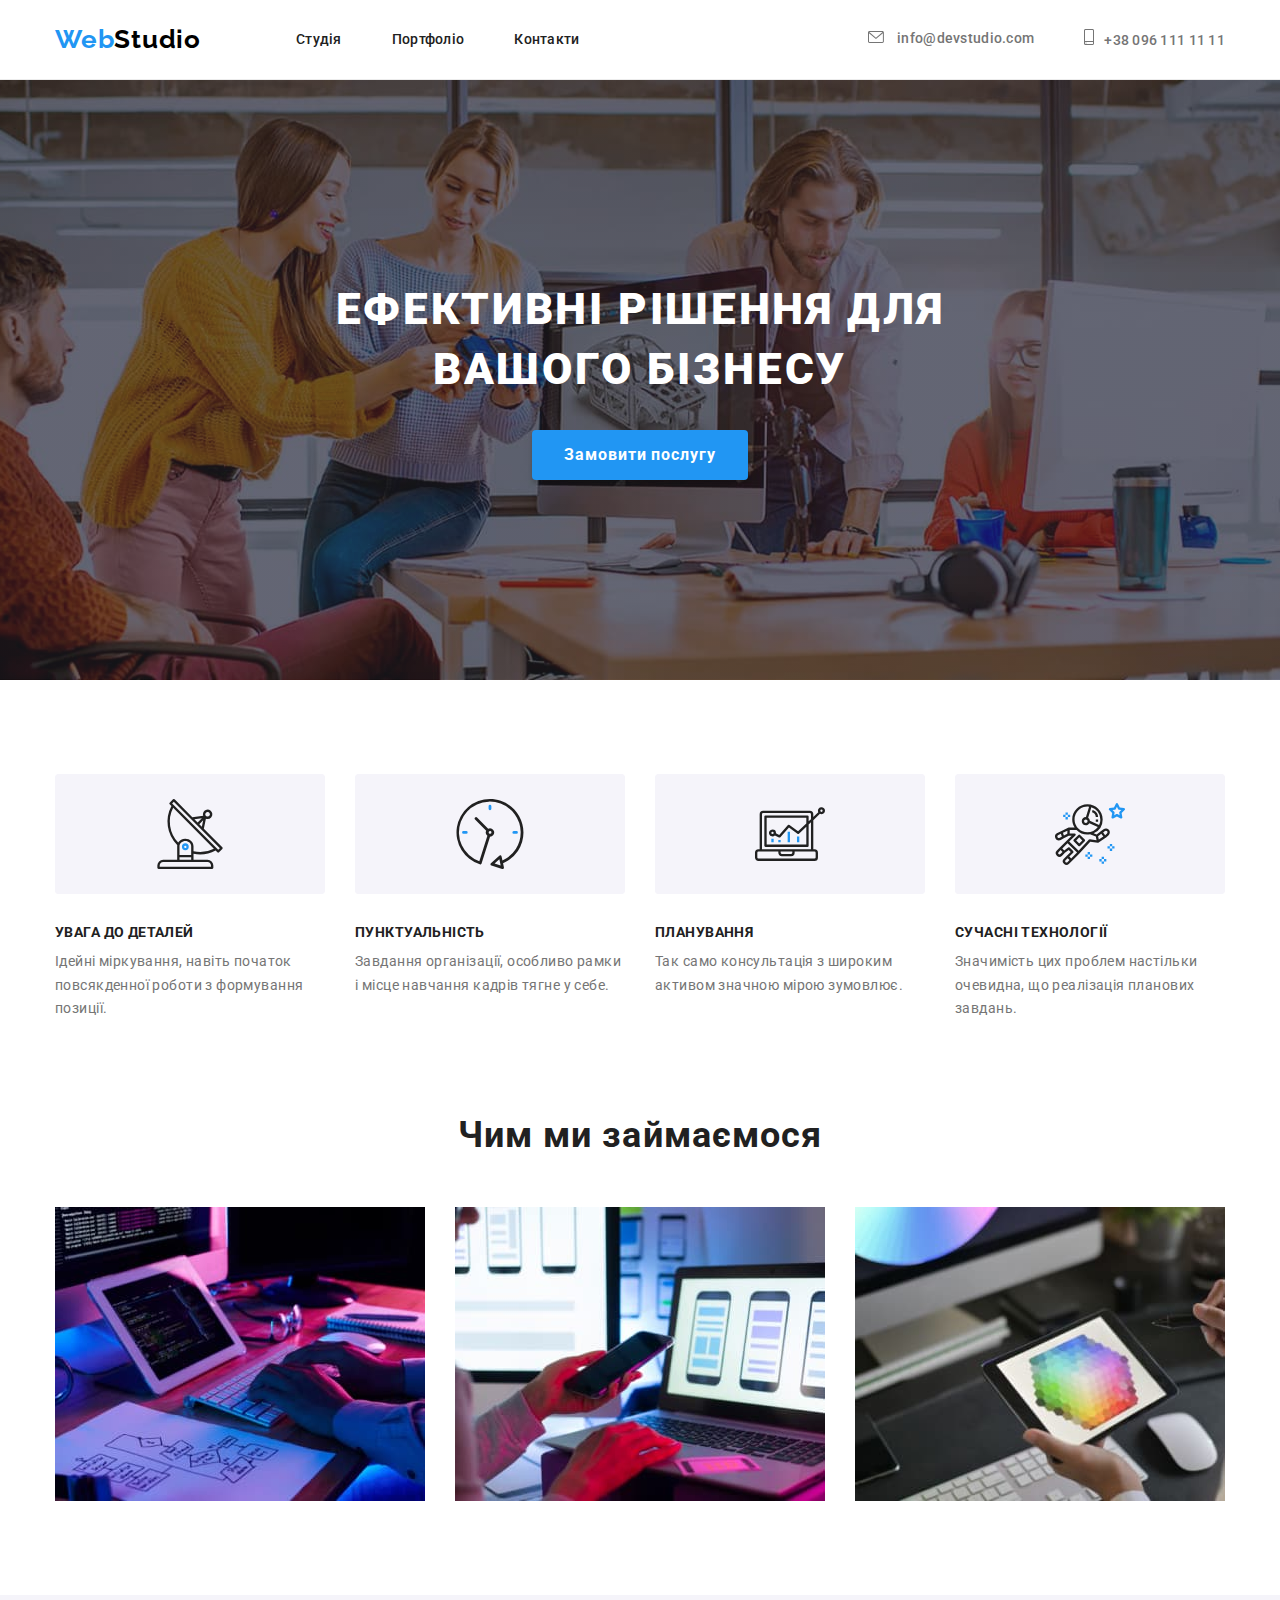
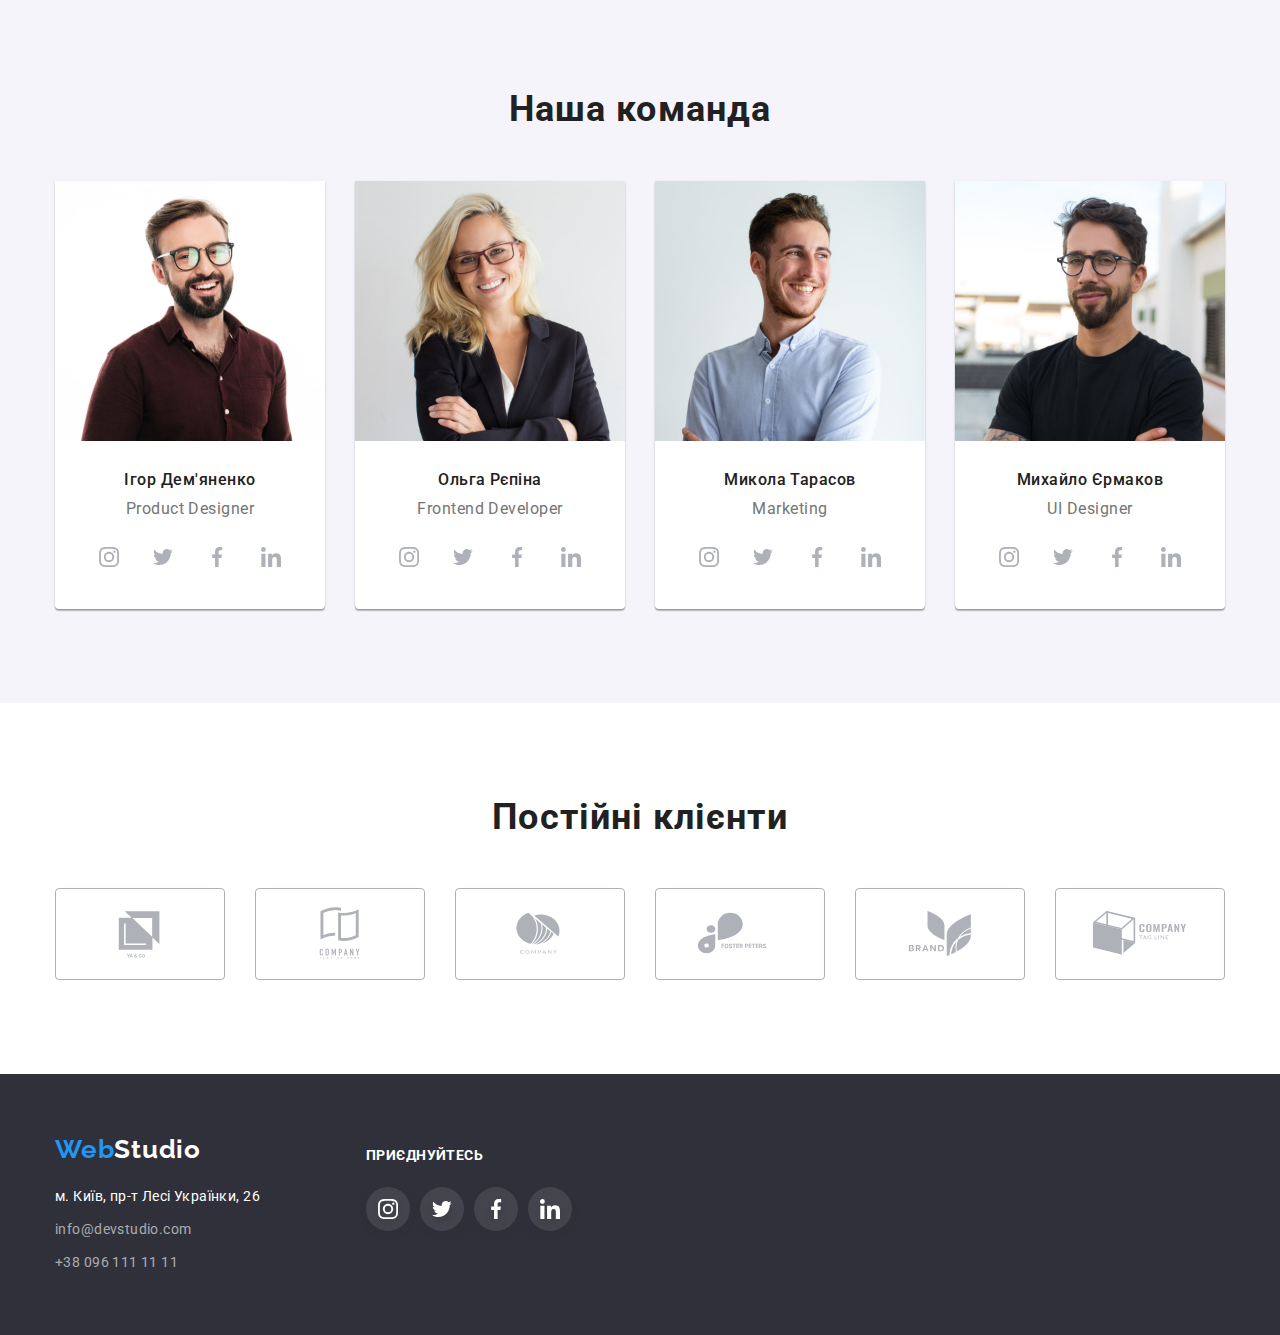
<file: index.html>
<!DOCTYPE html>
<html lang="uk">

<head>
    <meta charset="UTF-8">
    <meta http-equiv="X-UA-Compatible" content="IE=edge">
    <meta name="viewport" content="width=device-width, initial-scale=1.0">
    <link href="link" rel="preconnect">
<link rel="preconnect" href="https://fonts.gstatic.com" crossorigin>
<link href="https://fonts.googleapis.com/css2?family=Raleway:wght@700&family=Roboto:wght@400;500;700;900&display=swap" rel="stylesheet">
    <title>Document</title>
    <link rel="stylesheet" href="./css/normalize.css">
    <link rel="stylesheet" href="./css/styles.css">
   
</head>

<body>
    
   
        <header class="header">
            <div class="container main-header">
            <a href="./index.html" class="logo link" lang="en">Web<span class="header-logo">Studio</span> </a>
            <ul class="site-nav-list">
                <li class="item"><a href="./index.html" class="header-link current">Студія</a></li>
                <li class="item"><a href="./portfolio.html" class="header-link">Портфоліо</a></li>
                <li class="item"><a href="" class="header-link">Контакти</a></li>
            </ul>
            <ul class="list-contact">
                <li class="item"><a href="info@devstudio.com" class="header-contact"> <svg class="mail-icon" width="16" height="12">
                    <use href="./image/icons.svg#icon-envelope"></use>
                </svg> info@devstudio.com</a></li>
                <li class="item"><a href="tel:+380961111111" class="header-contact"> <svg class="mail-icon" width="10" height="16">
                    <use href="./image/icons.svg#icon-smartphone"></use>
                </svg>+38 096 111 11 11</a></li>
            </ul>
            </div>
        </header>
    
    <main class="main">
        <section class="section-background">
            <div class="container">
            <h1 class="title">Ефективні рішення для вашого бізнесу</h1>
            <button type="button" class="service-button">Замовити послугу</button>
            </div>
        </section>
        <section class="section section-benefits">
            <div class="container">
            <h2 class="benefits">Переваги</h2>
            <ul class="list list-benefits">
                <li class="item-ben">
                    <div class="icon-ben-item"><svg class="ben-icon" width="270" height="120">
                        <use href="./image/icons.svg#icon-Group-1"></use>
                    </svg></div>
                   
                    <h3 class="title-list">УВАГА ДО ДЕТАЛЕЙ</h3>
                    <p class="text-list">Ідейні міркування, навіть початок повсякденної роботи з формування позиції.</p>
                </li>
                <li class="item-ben">
                    <div class="icon-ben-item">
                    <svg class="ben-icon" width="270" height="120">
                        <use href="./image/icons.svg#icon-Group-2"></use>
                    </svg></div>
                    <h3 class="title-list">ПУНКТУАЛЬНІСТЬ</h3>
                    <p class="text-list">Завдання організації, особливо рамки і місце навчання кадрів тягне у себе.</p>
                </li>
                <li class="item-ben">
                    <div class="icon-ben-item">
                    <svg class="ben-icon" width="270" height="120">
                        <use href="./image/icons.svg#icon-Group-3"></use>
                    </svg></div>
                    <h3 class="title-list">ПЛАНУВАННЯ</h3>
                    <p class="text-list">Так само консультація з широким активом значною мірою зумовлює.</p>
                </li>
                <li class="item-ben">
                    <div class="icon-ben-item">
                    <svg class="ben-icon" width="270" height="120">
                        <use href="./image/icons.svg#icon-Group-4"></use>
                    </svg></div>
                    <h3 class="title-list">СУЧАСНІ ТЕХНОЛОГІЇ</h3>
                    <p class="text-list">Значимість цих проблем настільки очевидна, що реалізація планових завдань.</p>
                </li>
            </ul>
            </div>
        </section>
        <section class="section section-gallery">
            <div class="container">
            <h3 class="title-section">Чим ми займаємося</h3>
            <ul class="list list-gallery">
                <li class="item-gallery">
                    <img width="370" src="./image/box11.jpg" alt="програмне забезпечення">
                </li>
                <li class="item-gallery">
                    <img width="370" src="./image/box12.jpg" alt="технічні характеристики">
                </li>
                <li class="item-gallery">
                    <img width="370" src="./image/box13.jpg" alt="веб-дизайн">
                </li>
            </ul>
            </div>
        </section>
        <section class="section section-team">
            <div class="container">
            <h3 class="title-section">Наша команда</h3>
            <ul class="list team">
                <li class="item-team">
                    <img width="270" src="./image/igor.jpg" alt="фото">
                    <div class="subject"><h3 class="title-name">Ігор Дем'яненко</h3>
                    <p class="work_position">Product Designer</p>
                    <ul class="team-soc list">
                        <li class="team-soc-item"><a href="" class="team-soc-link link"> 
                            <svg class="team-soc-icon" width="20" height="20">
                                <use href="./image/icons.svg#icon-instagram"></use>
                            </svg>
                        </a></li>
                        <li class="team-soc-item"><a href="" class="team-soc-link link">
                        <svg class="team-soc-icon" width="20" height="20">
                            <use href="./image/icons.svg#icon-Twitter"></use>
                        </svg>
                        </a></li>
                        <li class="team-soc-item"><a href="" class="team-soc-link link">
                            <svg class="team-soc-icon" width="20" height="20">
                                <use href="./image/icons.svg#icon-facebook"></use>
                            </svg>
                        </a></li>
                        <li class="team-soc-item"><a href="" class="team-soc-link link">
                            <svg class="team-soc-icon" width="20" height="20">
                                <use href="./image/icons.svg#icon-linkedin"></use>
                            </svg>
                        </a></li>
                    </ul>
                    </div>
                   
                </li>
                <li class="item-team">
                    <img width="270" src="./image/olia.jpg" alt="фото">
                    <div class="subject"><h3 class="title-name">Ольга Рєпіна</h3>
                    <p class="work_position">Frontend Developer</p>
                <ul class="team-soc list">
                    <li class="team-soc-item"><a href="" class="team-soc-link link">
                            <svg class="team-soc-icon" width="20" height="20">
                                <use href="./image/icons.svg#icon-instagram"></use>
                            </svg>
                        </a></li>
                    <li class="team-soc-item"><a href="" class="team-soc-link link">
                            <svg class="team-soc-icon" width="20" height="20">
                                <use href="./image/icons.svg#icon-Twitter"></use>
                            </svg>
                        </a></li>
                    <li class="team-soc-item"><a href="" class="team-soc-link link">
                            <svg class="team-soc-icon" width="20" height="20">
                                <use href="./image/icons.svg#icon-facebook"></use>
                            </svg>
                        </a></li>
                    <li class="team-soc-item"><a href="" class="team-soc-link link">
                            <svg class="team-soc-icon" width="20" height="20">
                                <use href="./image/icons.svg#icon-linkedin"></use>
                            </svg>
                        </a></li>
                </ul>
                    </div>
                   
                </li>
                <li class="item-team">
                    <img width="270" src="./image/kolia.jpg" alt="фото">
                    <div class="subject"><h3 class="title-name">Микола Тарасов</h3>
                    <p class="work_position">Marketing</p>
            <ul class="team-soc list">
                <li class="team-soc-item"><a href="" class="team-soc-link link">
                        <svg class="team-soc-icon" width="20" height="20">
                            <use href="./image/icons.svg#icon-instagram"></use>
                        </svg>
                    </a></li>
                <li class="team-soc-item"><a href="" class="team-soc-link link">
                        <svg class="team-soc-icon" width="20" height="20">
                            <use href="./image/icons.svg#icon-Twitter"></use>
                        </svg>
                    </a></li>
                <li class="team-soc-item"><a href="" class="team-soc-link link">
                        <svg class="team-soc-icon" width="20" height="20">
                            <use href="./image/icons.svg#icon-facebook"></use>
                        </svg>
                    </a></li>
                <li class="team-soc-item"><a href="" class="team-soc-link link">
                        <svg class="team-soc-icon" width="20" height="20">
                            <use href="./image/icons.svg#icon-linkedin"></use>
                        </svg>
                    </a></li>
            </ul></div>
                   
                </li>
                <li class="item-team">
                    <img width="270" src="./image/misha.jpg" alt="фото">
                    <div class="subject"><h3 class="title-name">Михайло Єрмаков</h3>
                    <p class="work_position">UI Designer</p>
                <ul class="team-soc list">
                    <li class="team-soc-item"><a href="" class="team-soc-link link">
                            <svg class="team-soc-icon" width="20" height="20">
                                <use href="./image/icons.svg#icon-instagram"></use>
                            </svg>
                        </a></li>
                    <li class="team-soc-item"><a href="" class="team-soc-link link">
                            <svg class="team-soc-icon" width="20" height="20">
                                <use href="./image/icons.svg#icon-Twitter"></use>
                            </svg>
                        </a></li>
                    <li class="team-soc-item"><a href="" class="team-soc-link link">
                            <svg class="team-soc-icon" width="20" height="20">
                                <use href="./image/icons.svg#icon-facebook"></use>
                            </svg>
                        </a></li>
                    <li class="team-soc-item"><a href="" class="team-soc-link link">
                            <svg class="team-soc-icon" width="20" height="20">
                                <use href="./image/icons.svg#icon-linkedin"></use>
                            </svg>
                        </a></li>
                </ul></div>
                    
                </li>
            </ul>
            </div>
        </section>
        <section class="section section-client">
            <div class="container">
            <h3 class="title-section">Постійні клієнти</h3>
            <ul class="client-list list">
                <li class="client-item"><a href="" class="client-link link">
                    <svg class="client-icon" width="106" height="60">
                    <use href="./image/icons.svg#icon-Logo-6"></use>
                </svg></a></li>
            <li class="client-item"><a href="" class="client-link link">
                    <svg class="client-icon" width="106" height="60">
                        <use href="./image/icons.svg#icon-Logo-1"></use>
                    </svg></a></li>
                <li class="client-item"><a href="" class="client-link link">
                        <svg class="client-icon" width="106" height="60">
                            <use href="./image/icons.svg#icon-Logo-2"></use>
                        </svg></a></li>
                <li class="client-item"><a href="" class="client-link link">
                        <svg class="client-icon" width="106" height="60">
                            <use href="./image/icons.svg#icon-Logo-3"></use>
                        </svg></a></li>
                <li class="client-item"><a href="" class="client-link link">
                        <svg class="client-icon" width="106" height="60">
                            <use href="./image/icons.svg#icon-Logo-4"></use>
                        </svg></a></li>
                <li class="client-item"><a href="" class="client-link link">
                        <svg class="client-icon" width="106" height="60">
                            <use href="./image/icons.svg#icon-Logo-5"></use>
                        </svg></a></li>

            </ul>
            </div>

        </section>

    </main>
<footer class="footer">
    <div class="container footer-container">
        <div>
                <a href="/" class="logo link" lang="en">Web<span class="footer-logo">Studio</span> </a>
                
                <address class="footer-address">
                    м. Київ, пр-т Лесі Українки, 26
                </address>
                
                <address>
                    <a href="info@devstudio.com" class="footer-contact mail">info@devstudio.com</a>
                    <a href="tel:+380961111111" class="footer-contact tel">+38 096 111 11 11</a>
                </address>
                </div>
            <div class="conteiner-soc">
                <h4 class="title-footer">приєднуйтесь</h4>
                <ul class="footer-soc-list list">
                    <li class="team-soc-item"><a href="" class="footer-soc-link link">
                            <svg class="footer-soc-icon" width="20" height="20">
                                <use href="./image/icons.svg#icon-instagram"></use>
                            </svg>
                        </a></li>
                    <li class="team-soc-item"><a href="" class="footer-soc-link link">
                            <svg class="footer-soc-icon" width="20" height="20">
                                <use href="./image/icons.svg#icon-Twitter"></use>
                            </svg>
                        </a></li>
                    <li class="team-soc-item"><a href="" class="footer-soc-link link">
                            <svg class="footer-soc-icon" width="20" height="20">
                                <use href="./image/icons.svg#icon-facebook"></use>
                            </svg>
                        </a></li>
                    <li class="team-soc-item"><a href="" class="footer-soc-link link">
                            <svg class="footer-soc-icon" width="20" height="20">
                                <use href="./image/icons.svg#icon-linkedin"></use>
                            </svg>
                        </a></li>
                </ul>
            </div>
        </div>
   
    
</footer>
  
</body>


</html>
</file>
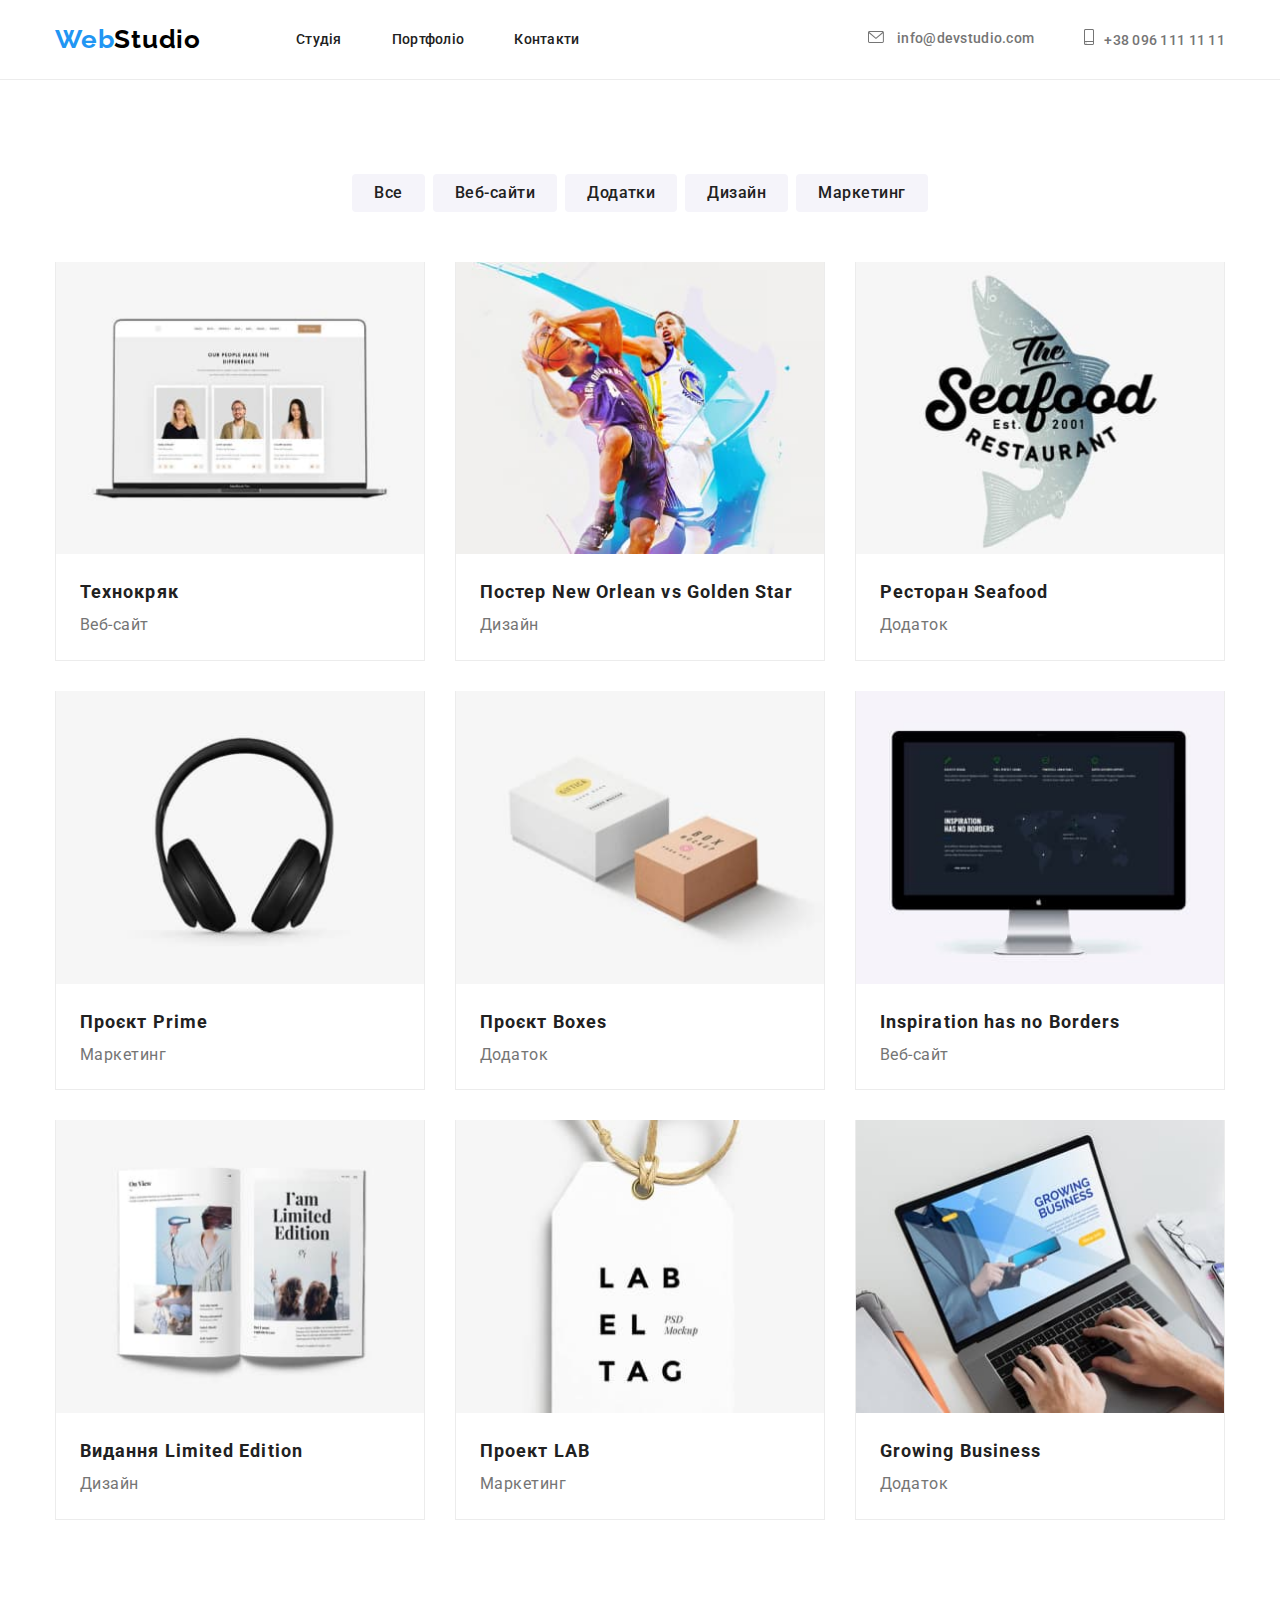
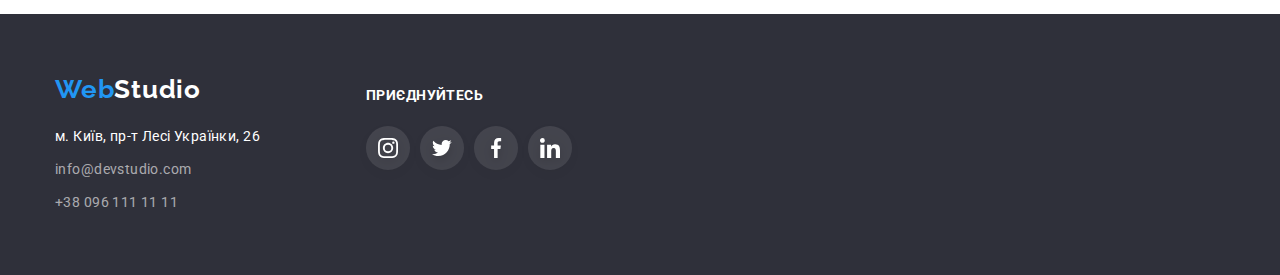
<file: portfolio.html>
<!DOCTYPE html>
<html lang="uk">

<head>
    <meta charset="UTF-8">
    <meta http-equiv="X-UA-Compatible" content="IE=edge">
    <meta name="viewport" content="width=device-width, initial-scale=1.0">
    <link href="link" rel="preconnect" >
<link rel="preconnect" href="https://fonts.gstatic.com" crossorigin>
<link href="https://fonts.googleapis.com/css2?family=Raleway:wght@700&family=Roboto:wght@400;500;700;900&display=swap" rel="stylesheet">
    <title>Document</title>
    <link rel="stylesheet" href="./css/normalize.css">
    <link rel="stylesheet" href="./css/styles.css">
    
</head>

<body>
    
        <header class="header">
            <div class="container main-header">
                <a href="./index.html" class="logo link" lang="en">Web<span class="header-logo">Studio</span> </a>
                <ul class="site-nav-list">
                    <li class="item"><a href="./index.html" class="header-link current">Студія</a></li>
                    <li class="item"><a href="./portfolio.html" class="header-link">Портфоліо</a></li>
                    <li class="item"><a href="" class="header-link">Контакти</a></li>
                </ul>
                <ul class="list-contact">
                    <li class="item"><a href="info@devstudio.com" class="header-contact"> <svg class="mail-icon" width="16"
                                height="12">
                                <use href="./image/icons.svg#icon-envelope"></use>
                            </svg> info@devstudio.com</a></li>
                    <li class="item"><a href="tel:+380961111111" class="header-contact"> <svg class="mail-icon" width="10"
                                height="16">
                                <use href="./image/icons.svg#icon-smartphone"></use>
                            </svg>+38 096 111 11 11</a></li>
                </ul>
            </div>
        </header>
    <main>
        <section class="section">
            <div class="container">

            
       <h1 class="benefits">Портфоліо</h1>
       <ul class="list list-btn">
        <li class="btn-link"><button type="button" class="btn-port">Все</button></li>
        <li class="btn-link"><button type="button" class="btn-port">Веб-сайти</button></li>
        <li class="btn-link"><button type="button" class="btn-port">Додатки</button></li>
        <li class="btn-link"><button type="button" class="btn-port">Дизайн</button></li>
        <li class="btn-link"><button type="button" class="btn-port">Маркетинг</button></li>
       </ul>
       <ul class="list list-port">
        <li class="item-port">
            <a href="" class="link-port">
            <img width="370" src="./image/port1.jpg" alt="ноутбук">
            <div class="content-item">
            <h2 class="title-port">Технокряк</h2>
            <p class="view">Веб-сайт</p>
            </div>
            <!-- <p class="service-port">Ресурс пропонує комплексні пропозиції з різним рівнем функціоналу та сервісів. Все це дозволить відвідувачу отримати
                    вичерпні відомості про компанію чи приватну особу.</p> -->
            </a>
        </li>

        <li class="item-port">
            <a href="" class="link-port">
                <img width="370" src="./image/port2.jpg" alt="баскетбол">
                <div class="content-item">
                <h2 class="title-port">Постер <span lang="en">New Orlean vs Golden Star</span> </h2>
                <p class="view">Дизайн</p>
                </div>
                <!-- <p class="service-port">Ресурс пропонує комплексні пропозиції з різним рівнем функціоналу та сервісів. Все це дозволить відвідувачу отримати
                        вичерпні відомості про компанію чи приватну особу.</p> -->
            </a>
        </li>

        <li class="item-port">
            <a href="" class="link-port">
                <img width="370" src="./image/port3.jpg" alt="емблема ресторану">
                <div class="content-item">
                <h2 class="title-port">Ресторан <span lang="en">Seafood</span> </h2>
                <p class="view">Додаток</p>
                </div>
                <!-- <p class="service-port">Ресурс пропонує комплексні пропозиції з різним рівнем функціоналу та сервісів. Все це дозволить відвідувачу отримати
                    вичерпні відомості про компанію чи приватну особу.</p> -->
            </a>
        </li>

        <li class="item-port">
            <a href="" class="link-port">
                <img width="370" src="./image/port4.jpg" alt="навушники">
                <div class="content-item">
                <h2 class="title-port">Проєкт <span lang="en">Prime</span> </h2>
                <p class="view">Маркетинг</p>
                </div>
                <!-- <p class="service-port">Ресурс пропонує комплексні пропозиції з різним рівнем функціоналу та сервісів. Все це дозволить відвідувачу отримати
                    вичерпні відомості про компанію чи приватну особу.</p> -->
            </a>
        </li>

        <li class="item-port">
            <a href="" class="link-port">
                <img width="370" src="./image/port5.jpg" alt="коробки">
                <div class="content-item">
                <h2 class="title-port">Проєкт <span lang="en">Boxes</span> </h2>
                <p class="view">Додаток</p>
                </div>
                <!-- <p class="service-port">Ресурс пропонує комплексні пропозиції з різним рівнем функціоналу та сервісів. Все це дозволить відвідувачу отримати
                    вичерпні відомості про компанію чи приватну особу.</p> -->
            </a>
        </li>

        <li class="item-port">
            <a href="" class="link-port">
                <img width="370" src="./image/port6.jpg" alt="монітор">
                <div class="content-item">
                <h2 class="title-port" lang="en">Inspiration has no Borders</h2>
                <p class="view">Веб-сайт</p>
                </div>
                <!-- <p class="service-port">Ресурс пропонує комплексні пропозиції з різним рівнем функціоналу та сервісів. Все це дозволить відвідувачу отримати
                    вичерпні відомості про компанію чи приватну особу.</p> -->
            </a>
        </li>

        <li class="item-port">
            <a href="" class="link-port">
                <img width="370" src="./image/port7.jpg" alt="журнал">
                <div class="content-item">
                <h2 class="title-port">Видання <span lang="en">Limited Edition</span> </h2>
                <p class="view">Дизайн</p>
                </div>
                <!-- <p class="service-port">Ресурс пропонує комплексні пропозиції з різним рівнем функціоналу та сервісів. Все це дозволить відвідувачу отримати
                    вичерпні відомості про компанію чи приватну особу.</p> -->
            </a>
        </li>

        <li class="item-port">
            <a href="" class="link-port">
                <img width="370" src="./image/port8.jpg" alt="етікетка">
                <div class="content-item">
                <h2 class="title-port">Проект <span lang="en">LAB</span></h2>
                <p class="view">Маркетинг</p>
                </div>
                <!-- <p class="service-port">Ресурс пропонує комплексні пропозиції з різним рівнем функціоналу та сервісів. Все це дозволить відвідувачу отримати
                    вичерпні відомості про компанію чи приватну особу.</p> -->
            </a>
        </li>

        <li class="item-port">
            <a href="" class="link-port">
                <img width="370" src="./image/port9.jpg" alt="робоче місце">
                <div class="content-item">
                <h2 class="title-port" lang="en">Growing Business</h2>
                <p class="view">Додаток</p>
                </div>
                <!-- <p class="service-port">Ресурс пропонує комплексні пропозиції з різним рівнем функціоналу та сервісів. Все це дозволить відвідувачу отримати
                    вичерпні відомості про компанію чи приватну особу.</p> -->
            </a>
        </li>
       </ul>
    </div>
        </section>
    </main>
<footer class="footer">
    <div class="container footer-container">
        <div>
            <a href="/" class="logo link" lang="en">Web<span class="footer-logo">Studio</span> </a>

            <address class="footer-address">
                м. Київ, пр-т Лесі Українки, 26
            </address>

            <address>
                <a href="info@devstudio.com" class="footer-contact mail">info@devstudio.com</a>
                <a href="tel:+380961111111" class="footer-contact tel">+38 096 111 11 11</a>
            </address>
        </div>
        <div class="conteiner-soc">
            <h4 class="title-footer">приєднуйтесь</h4>
            <ul class="footer-soc-list list">
                <li class="team-soc-item"><a href="" class="footer-soc-link link">
                        <svg class="footer-soc-icon" width="20" height="20">
                            <use href="./image/icons.svg#icon-instagram"></use>
                        </svg>
                    </a></li>
                <li class="team-soc-item"><a href="" class="footer-soc-link link">
                        <svg class="footer-soc-icon" width="20" height="20">
                            <use href="./image/icons.svg#icon-Twitter"></use>
                        </svg>
                    </a></li>
                <li class="team-soc-item"><a href="" class="footer-soc-link link">
                        <svg class="footer-soc-icon" width="20" height="20">
                            <use href="./image/icons.svg#icon-facebook"></use>
                        </svg>
                    </a></li>
                <li class="team-soc-item"><a href="" class="footer-soc-link link">
                        <svg class="footer-soc-icon" width="20" height="20">
                            <use href="./image/icons.svg#icon-linkedin"></use>
                        </svg>
                    </a></li>
            </ul>
        </div>
    </div>


</footer>
    
    </body>

</html>
</file>
<file: css/styles.css>
:root {
        --primary-text-color: #757575;
        --title-text-color: #212121;
        --accent-color: #2196F3;
        --accent-color-title: #FFFFFF;
        --accent-color-logo: #000000;
        --backgroung-accent: #2F303A;
        --transparent-color: rgba(255, 255, 255, 0.6);
        --icon-color: #AFB1B8;

 }
 
 body {
    font-family: 'Roboto', sans-serif;
    color: var(--primary-text-color);
    /* background-color: #F5F5F5; */
    margin: 0;
}
.section {
        padding-top: 94px;
        padding-bottom: 94px;
       
}
.container {
       
        width: 1170px;
        padding-left: 15px;
        padding-right: 15px;
        margin: 0 auto;
      

}
/* .site-nav-list li,
.list-contact li {
        outline: 1px solid tomato;
} */
.header {
        display: flex;
        align-items: center;
        /* padding-left: 15px;
        padding-right: 15px; */
        border-bottom: 1px solid #ECECEC;
        padding-top: 24px;
        padding-bottom: 24px;
}
.main-header {
        display: flex;
        align-items: center;
}


.site-nav-list {
        display: flex;
        list-style: none;
        margin: 0;
        padding: 0;
}
.list {
        margin: 0;
        padding: 0;
        list-style: none;
       
}

.site-nav-list .item:not(:last-child) {
        margin-right: 50px;
}
.list .header-link.current {
        color: var(--accent-color);
}

.link {
        display: flex;
        text-decoration: none;
}
.list-contact{
        padding: 0;
        display: flex;
        list-style: none;
        margin-left: auto;
        margin-top: 0;
        margin-bottom: 0;


}
.list-contact .item + .item  {
        margin-left: 50px;
}
.mail-icon {
        
        margin-right: 10px;
        background-color: transparent;
        fill: var(--primary-text-color);
}

.logo {
        font-family: 'Raleway', sans-serif;
        font-style: normal;
        font-weight: 700;
        font-size: 26px;
        line-height: 1.19;
        letter-spacing: 0.03em;
        color: var(--accent-color);
        margin-right: 95px;
}
.header-logo {
        font-family: 'Raleway' sans-serif;
        font-style: normal;
        font-weight: 700;
        font-size: 26px;
        line-height: 1.19;
        letter-spacing: 0.03em;
        color: var(--accent-color-logo);
}


.header-link {
        font-weight: 500;
        font-size: 14px;
        line-height: 1.14;
        letter-spacing: 0.02em;
        color: var(--title-text-color);
        text-decoration: none;
}
.header-link:hover,
.header-link:focus {
        color: var(--accent-color);
}
.header-contact {
        font-weight: 500;
        font-size: 14px;
        line-height: 1.14;
        letter-spacing: 0.02em;
        color: var(--primary-text-color);
        text-decoration: none;
}
.header-contact:hover,
.header-contact:focus  {
        color: var(--accent-color);
        
}
.header-contact:hover .mail-icon,
.header-contact:focus .mail-icon {
        color: var(--accent-color);
        fill: var(--accent-color);
}

.title {
        font-weight: 900;
        font-size: 44px;
        line-height: 1.36;
        text-align: center;
        letter-spacing: 0.06em;
        text-transform: uppercase;
        color: var(--accent-color-title);
        margin: auto;
        width: 696px;
}
.service-button  {
        width: 216px;
        height: 50px;
        font-weight: 700;
        font-size: 16px;
        line-height: 30px;
        align-items: center;
        text-align: center;
        letter-spacing: 0.06em;
        color: var(--accent-color-title);
        background-color: var(--accent-color);
        cursor: pointer;
        display: block;
        margin: 0 auto;
        margin-top: 30px;
        border: none;
        box-shadow: 0px 4px 4px rgba(0, 0, 0, 0.15);
        border-radius: 4px;

}

.section-background {
        background-color: var(--backgroung-accent);
        background-image: linear-gradient(rgba(47, 48, 58, 0.4),
                rgba(47, 48, 58, 0.4)), url(../image/overlay.jpg);
        max-width: 1600px;
        background-repeat: no-repeat;
        background-position: center;
        margin: 0 auto;
        padding-top: 200px;
        padding-bottom: 200px;
}
.benefits {
        position: absolute;
        top: -9999px;
        left: -9999px;
        
}
.list-benefits {
        display: flex;
        list-style: none;
        margin-right: 30px;
}

.list-benefits .item-ben:not(:last-child) {
        margin-right: 30px;
}
.icon-ben-item {
        width: 270px;
        height: 120px;
        background: #F5F4FA;
        border-radius: 4px;
        margin-bottom: 30px;

}
.title-list {
        font-weight: 700;
        font-size: 14px;
        line-height: 16px;
        letter-spacing: 0.03em;
        text-transform: uppercase;
        color: var(--title-text-color);
        margin: 0;
        
}
.text-list{
        font-weight: 400;
        font-size: 14px;
        line-height: 1.71;
        letter-spacing: 0.03em;
        color: var(--primary-text-color);
        margin-top: 10px;
        margin-bottom: 0;
}
.title-section {
        font-weight: 700;
        font-size: 36px;
        line-height: 1.16;
        text-align: center;
        letter-spacing: 0.03em;
        color: var(--title-text-color);
        margin-top: 0;
        margin-bottom: 50px;
}
.section-gallery {
        padding-top: 47px;
        
}
.list-gallery {
        display: flex;
}
.list-gallery .item-gallery:not(:last-child) {
        margin-right: 30px;
}
.section-benefits {
        padding-bottom: 47px;
}
.title-name {
        font-weight: 500;
        font-size: 16px;
        line-height: 1.18;
        text-align: center;
        letter-spacing: 0.03em;
        color: var(--title-text-color);
        margin-top: 0;
        margin-bottom: 0;
}
.work_position {
        font-weight: 400;
        font-size: 16px;
        line-height: 1.18;
        text-align: center;
        letter-spacing: 0.03em;
         color: var(--primary-text-color);
         margin-top: 10px;
         margin-bottom: 16px;
}
.subject {
        padding-top: 30px;
        padding-bottom: 30px;
}
.section-team {
        background: #F5F4FA;
}

.team {
        display: flex;
}
.team .item-team:not(:last-child) {
        margin-right: 30px;
}
.item-team {
        box-shadow: 0px 1px 3px rgba(0, 0, 0, 0.12), 0px 1px 1px rgba(0, 0, 0, 0.14), 0px 2px 1px rgba(0, 0, 0, 0.2);
        border-radius: 0px 0px 4px 4px;
        background-color: #FFFFFF;
}
.team-soc {
        display: flex;
        justify-content: center;
        gap: 10px;
}
.team-soc-link {
        width: 44px;
        height: 44px;
        border-radius: 50%;
        display: flex;
        align-items: center;
        justify-content: center;
}
.team-soc-icon{
        fill: var(--icon-color);
}
.team-soc-link:hover,
.team-soc-link:focus {
        background-color: var(--accent-color);
}
.team-soc-link:hover .team-soc-icon,
.team-soc-link:focus .team-soc-icon {
        fill: #FFFFFF;
}
.client-list {
        display: flex;
        flex-wrap: wrap;
        gap: 30px;
      
}

 .client-link{
        width: 170px;
        height: 92px;
        border: 1px solid #AFB1B8;
        border-radius: 4px;
        box-sizing: border-box;
        align-items: center;
        justify-content: center;


 }
 .client-icon {
        fill: var(--icon-color);

 }
 .client-link:hover,
 .client-link:focus {
        border: 1px solid var(--accent-color);
        border-radius: 4px;
 }
 .client-link:hover .client-icon,
 .client-link:focus .client-icon {
         fill:  var(--accent-color);
     
        
 }

.footer {
        background: var(--backgroung-accent);
        padding-top: 60px;
        padding-bottom: 60px;
        
}
.footer-logo {
        font-family: 'Raleway' sans-serif;
        font-style: normal;
        font-weight: 700;
        font-size: 26px;
        line-height: 1.19;
        letter-spacing: 0.03em;
        color: var(--accent-color-title);
        margin-bottom: 20px;
}
.footer-address:hover,
.footer-addres:focus,
.footer-contact:hover,
.foter-contact:focus {
         color: var(--accent-color); 
} 
.footer-container {
        display: flex;
        gap: 70px;

}
.footer-address {
        font-style: normal;
        font-weight: 400;
        font-size: 14px;
        line-height: 1.71;
        letter-spacing: 0.03em;
        color: var(--accent-color-title);
        margin-bottom: 9px;
}
.footer-contact {
        font-style: normal;
        text-decoration: none;
        font-weight: 400;
        font-size: 14px;
        line-height: 1.71;
        letter-spacing: 0.03em;
        color: var(--transparent-color);
        display: block;
        margin-bottom: 9px;
        
}
.tel {
        margin-bottom: 0;
}

.title-footer {
        font-style: normal;
        font-weight: 700;
        font-size: 14px;
        line-height: 1.71;
        letter-spacing: 0.03em;
        color: var(--accent-color-title);
        text-transform: uppercase;
        padding-top: 10px;
        margin-top: 0;
}
.footer-soc-link {
        width: 44px;
        height: 44px;
        border-radius: 50%;
        display: flex;
        align-items: center;
        justify-content: center;
        /* background-color: var(--backgroung-accent); */
        background: rgba(255, 255, 255, 0.1);
        filter: drop-shadow(0px 4px 4px rgba(0, 0, 0, 0.25));;
}
.footer-soc-link:hover,
.footer-soc-link:focus {
        background-color: #2196F3;
}
.footer-soc-icon {
        fill: #FFFFFF;
}
.footer-soc-list {
        display: flex;
        justify-content: center;
        gap: 10px;
}
 /* portfolio */
 .list-port, .list-btn {
        list-style: none;
 }
 .list-btn  {
        display: flex;
        justify-content: center;
        margin-bottom: 50px;
}
.list-btn .btn-link +.btn-link {
        margin-left: 8px;
}
 .btn-port {
        font-family: 'Roboto';
        font-weight: 500;
        font-size: 16px;
        line-height: 1.62;
        text-align: center;
        letter-spacing: 0.03em;
        color: var(--title-text-color);
        padding-top: 6px;
        padding-bottom: 6px;
        padding-left: 22px;
        padding-right: 22px;
}
.btn-port {

        background: #F5F4FA;
        border-radius: 4px;
        border: 0;
}
.btn-port:hover,
.btn-port:focus {
        color: var(--accent-color-title);
        background: var(--accent-color);
        box-shadow: 0px 3px 1px rgba(0, 0, 0, 0.1), 0px 1px 2px rgba(0, 0, 0, 0.08), 0px 2px 2px rgba(0, 0, 0, 0.12);
 }

 .item-port:hover,
 .item-port:focus {
        box-shadow: 0px 1px 1px rgba(0, 0, 0, 0.12), 0px 4px 4px rgba(0, 0, 0, 0.06), 1px 4px 6px rgba(0, 0, 0, 0.16);
 }

.title-port {
        font-weight: 700;
        font-size: 18px;
        line-height: 2;
        letter-spacing: 0.06em;
        color: var(--title-text-color);
        margin: 0;
}
.view {
        font-size: 16px;
        line-height: 1.87;
        letter-spacing: 0.03em;
        color: var(--primary-text-color);
        margin: 0;
}
.service-port {
        font-size: 18px;
        line-height: 28px;
        letter-spacing: 0.03em;
        color: var(--accent-color-title);
}
img {
        display: block;
        max-width: 100%;
        height: auto;
        margin-right: 0;
}

.list-port {
        padding: 0;
        display: flex;
        flex-wrap: wrap;
}
.item-port:nth-child(3n) {
        margin-right: 0;
}
.item-port:nth-child(n+7) {
        margin-bottom: 0;
}

.item-port{
        width: 370px;
        margin-right: 30px;
        margin-bottom: 30px;
        border-bottom: 1px solid #ECECEC ;
        border-left: 1px solid #ECECEC ;
        border-right: 1px solid #ECECEC ;
        box-sizing: border-box;

}

.content-item {
        padding-left: 24px;
        padding-top: 20px;
        padding-right: 24px;
        padding-bottom: 20px;
}


.link-port{
        text-decoration: none;
}

.view{
       margin-top: 0 ;
}
</file>
